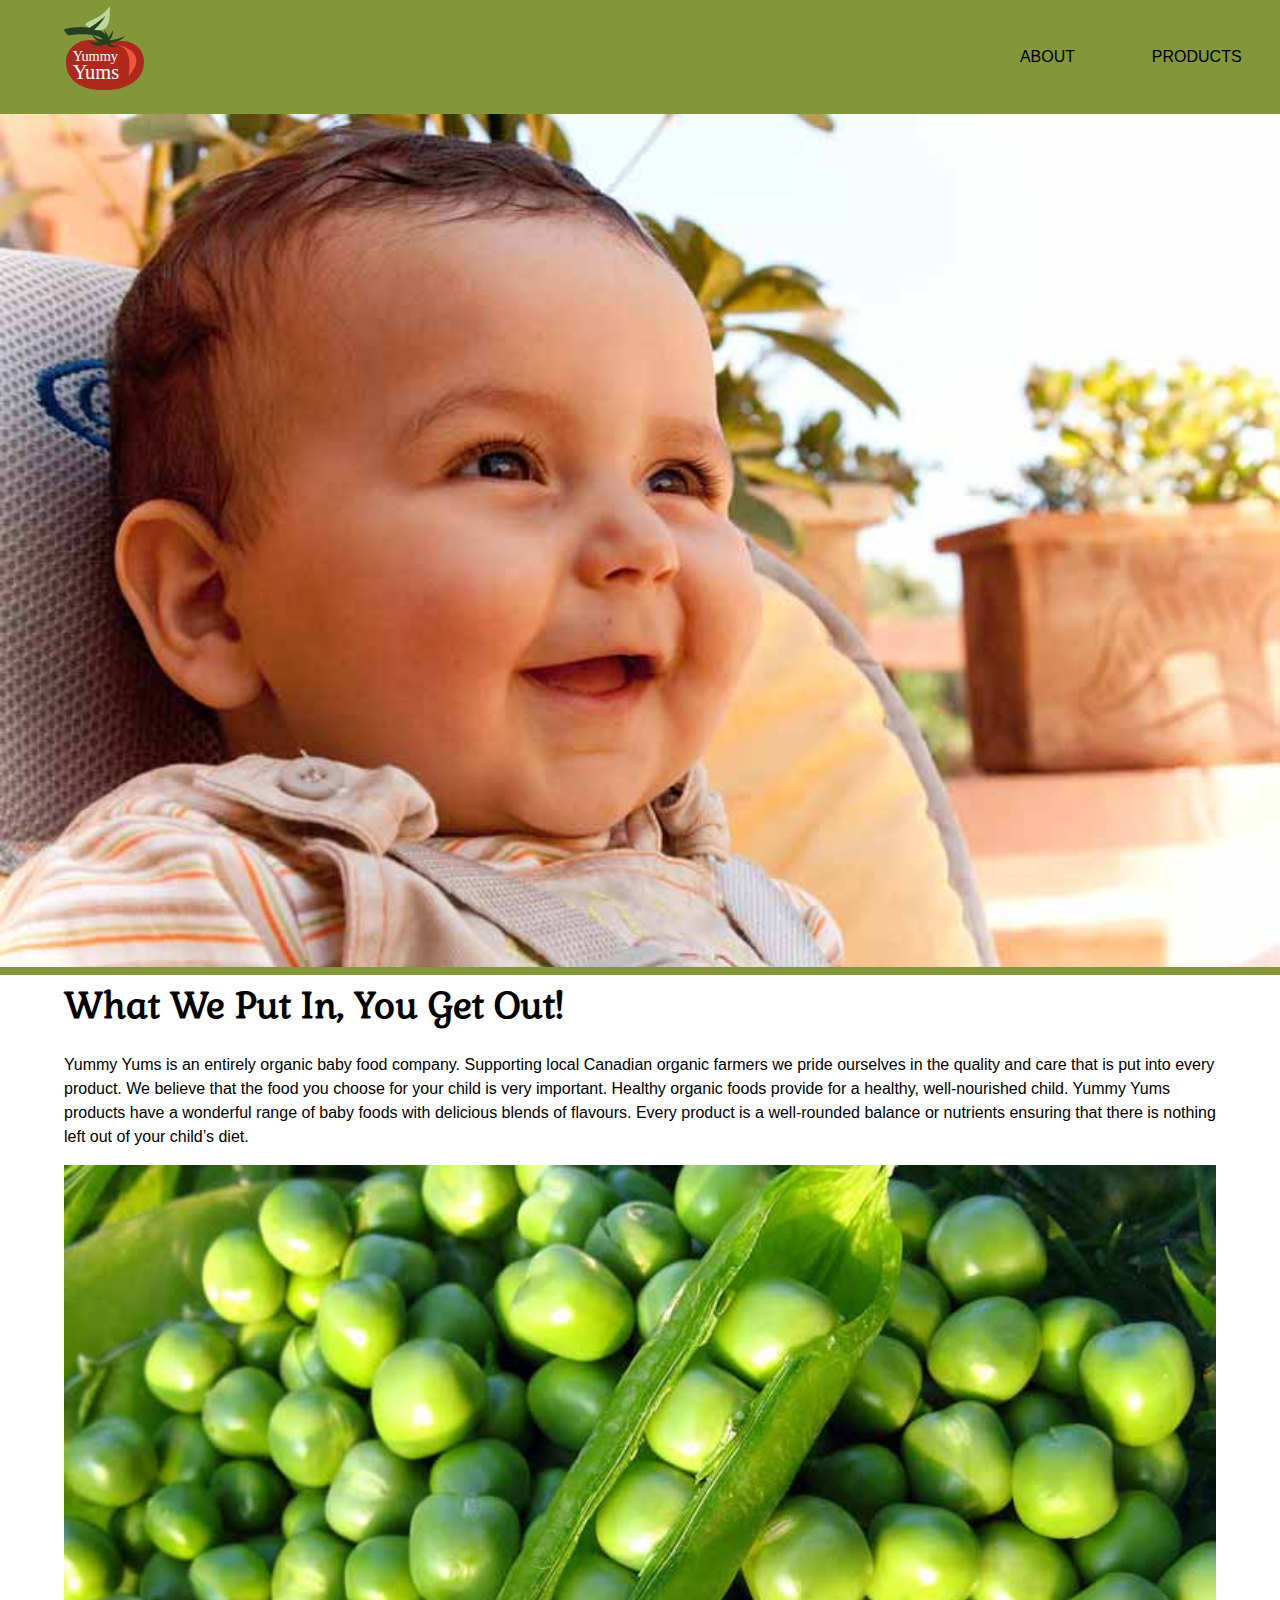
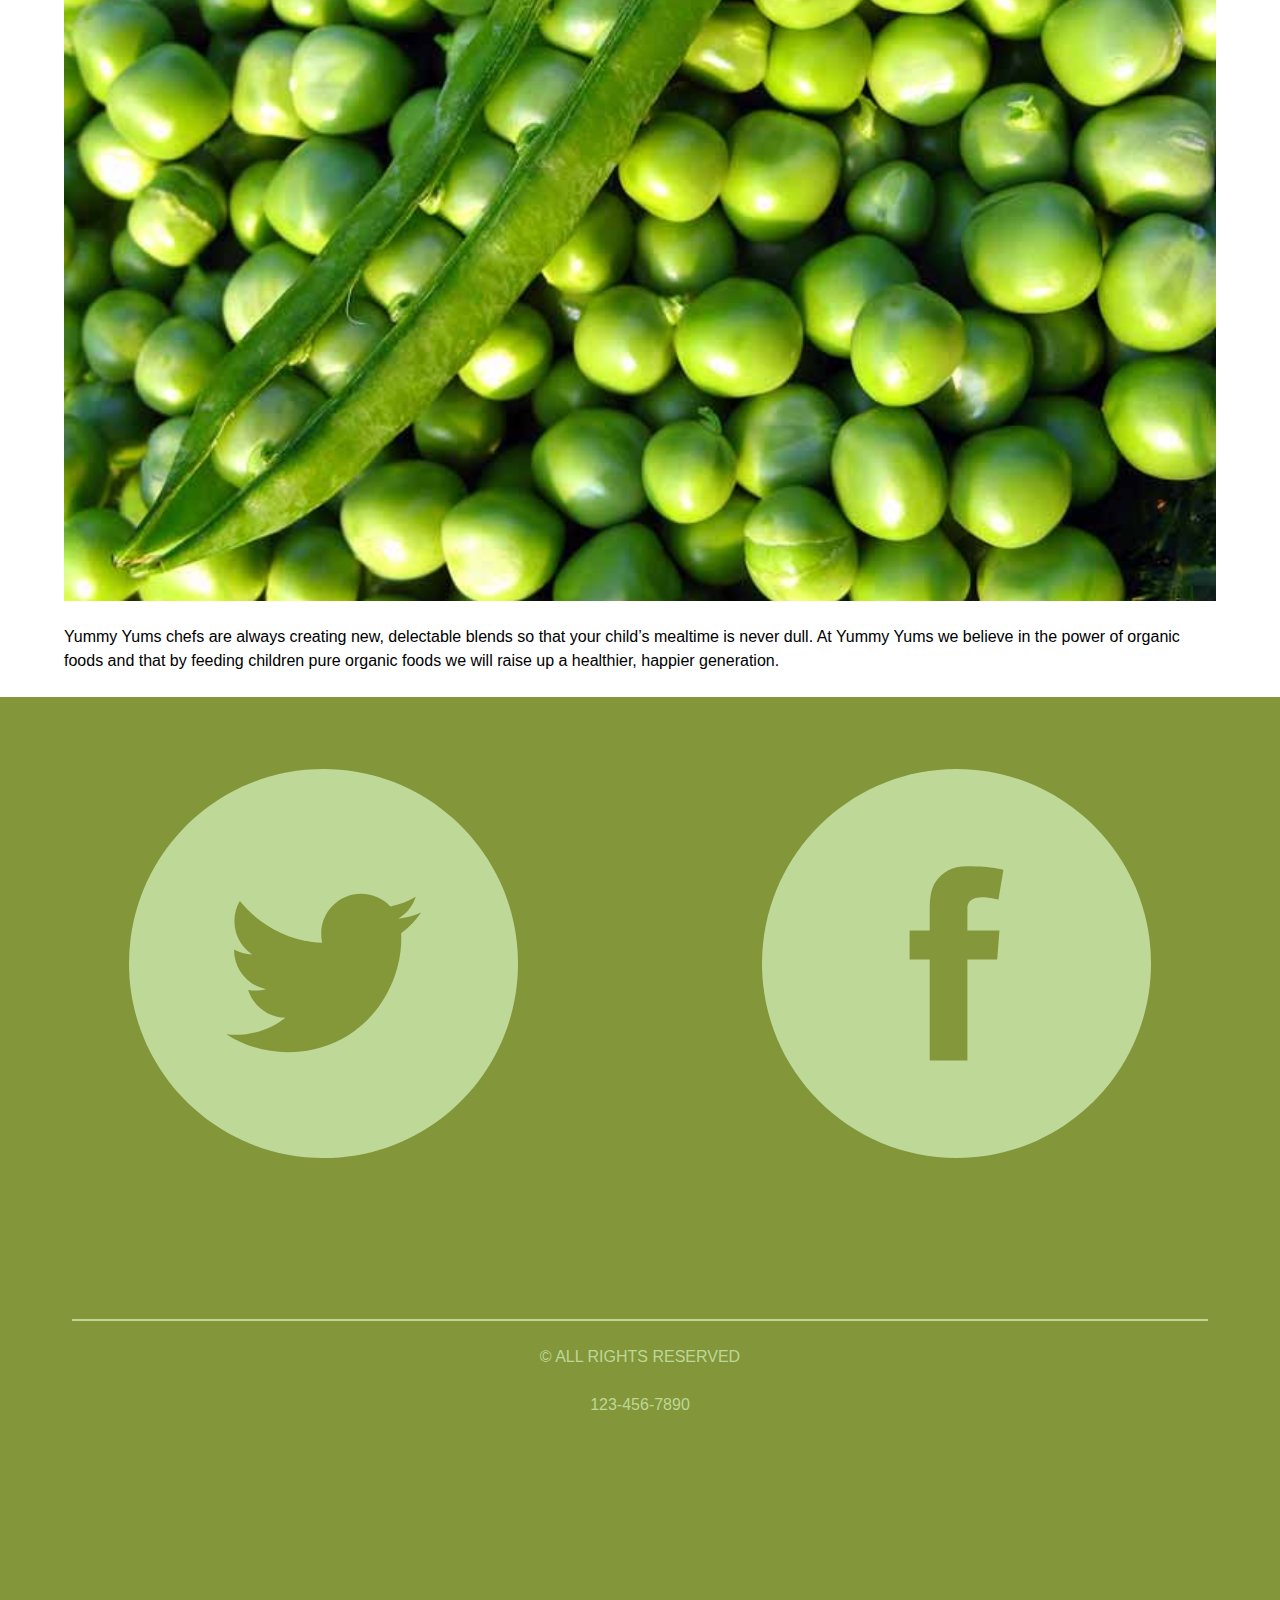
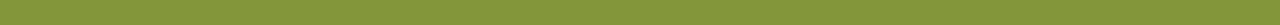
<file: index.html>
<!DOCTYPE html>
<html lang="en-ca">
<head>
	<meta charset="utf-8">
	<title>Yummy Yums Organic Baby Food</title>
	<meta name="viewport" content="width=device-width,initial-scale=1">
    <link href="css/general.css" rel="stylesheet">
    <link href='http://fonts.googleapis.com/css?family=Gabriela' rel='stylesheet' type='text/css'>
</head>
<body>
    
    <header>
        
        <a href="index.html">
            <img src="images/logo.svg" alt="Logo" class="logo">
        </a>
        
        <nav class="nav-top">
            <ul>
                <li><a href="products.html">Products</a></li>
                <li ><a href="about.html" >About</a></li>
            </ul>
        </nav>
        
    </header>
    
    <img src="images/baby.jpg" alt="baby">
    
    <div></div>
    
    
    <article>
        
        <h1>What We Put In, You Get Out!</h1>
        
        <p>Yummy Yums is an entirely organic baby food company.  Supporting local Canadian organic farmers we pride ourselves in the quality and care that is put into every product. We believe that the food you choose for your child is very important. Healthy organic foods provide for a healthy, well-nourished child. Yummy Yums products have a wonderful range of baby foods with delicious blends of flavours.  Every product is a well-rounded balance or nutrients ensuring that there is nothing left out of your child’s diet.</p>
    
        <figure>
                <img src="images/peas.jpg" alt="Peas">
        </figure>

        <p>Yummy Yums chefs are always creating new, delectable blends so that your child’s mealtime is never dull.  At Yummy Yums we believe in the power of organic foods and that by feeding children pure organic foods we will raise up a healthier, happier generation.</p>
    
    </article>
    
    <footer class="nav-bottom">

        <ul class="social">
            <li><a href="https://twitter.com" class="twitter"></a></li>
            <li><a href="https://www.facebook.com" class="facebook"></a></li> 
        </ul>
        
        <hr>
        <p>© All Rights Reserved</p>
        <p>123-456-7890</p>
    </footer>
    
</body>
</html>
</file>
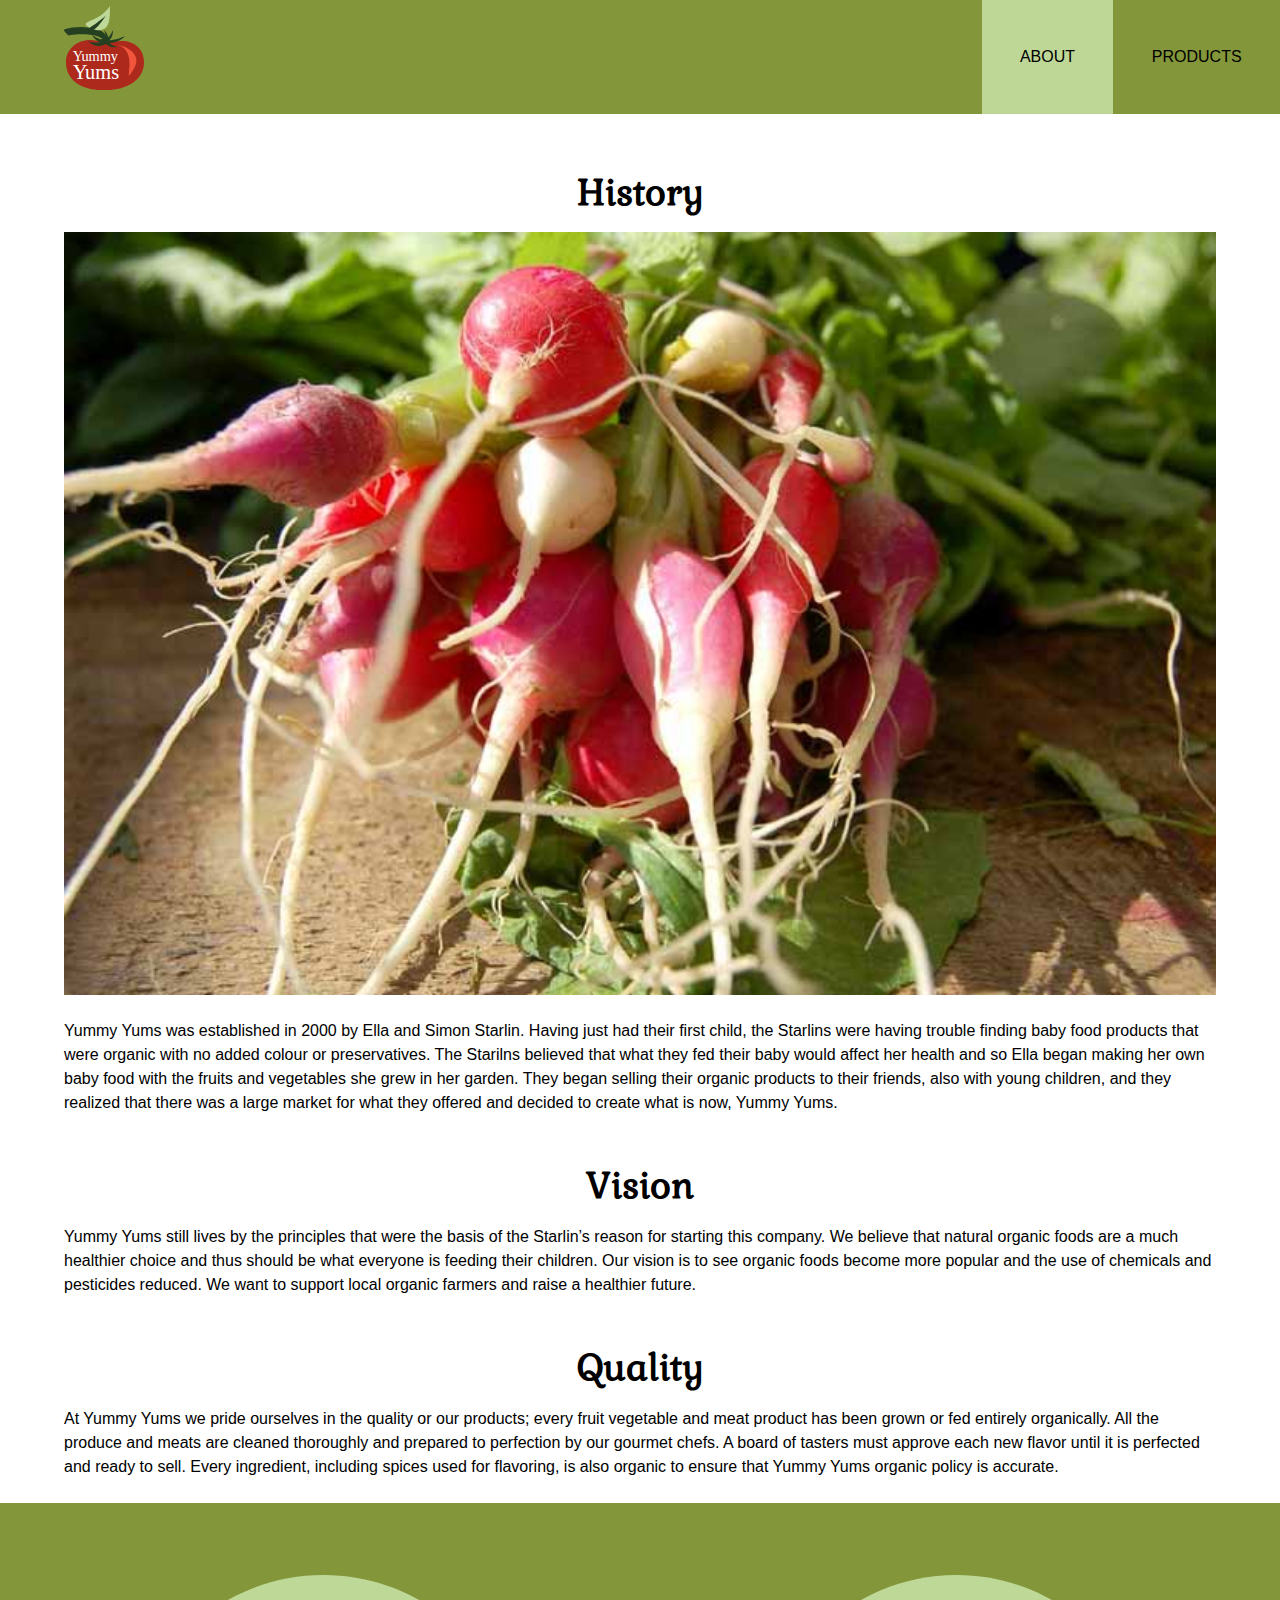
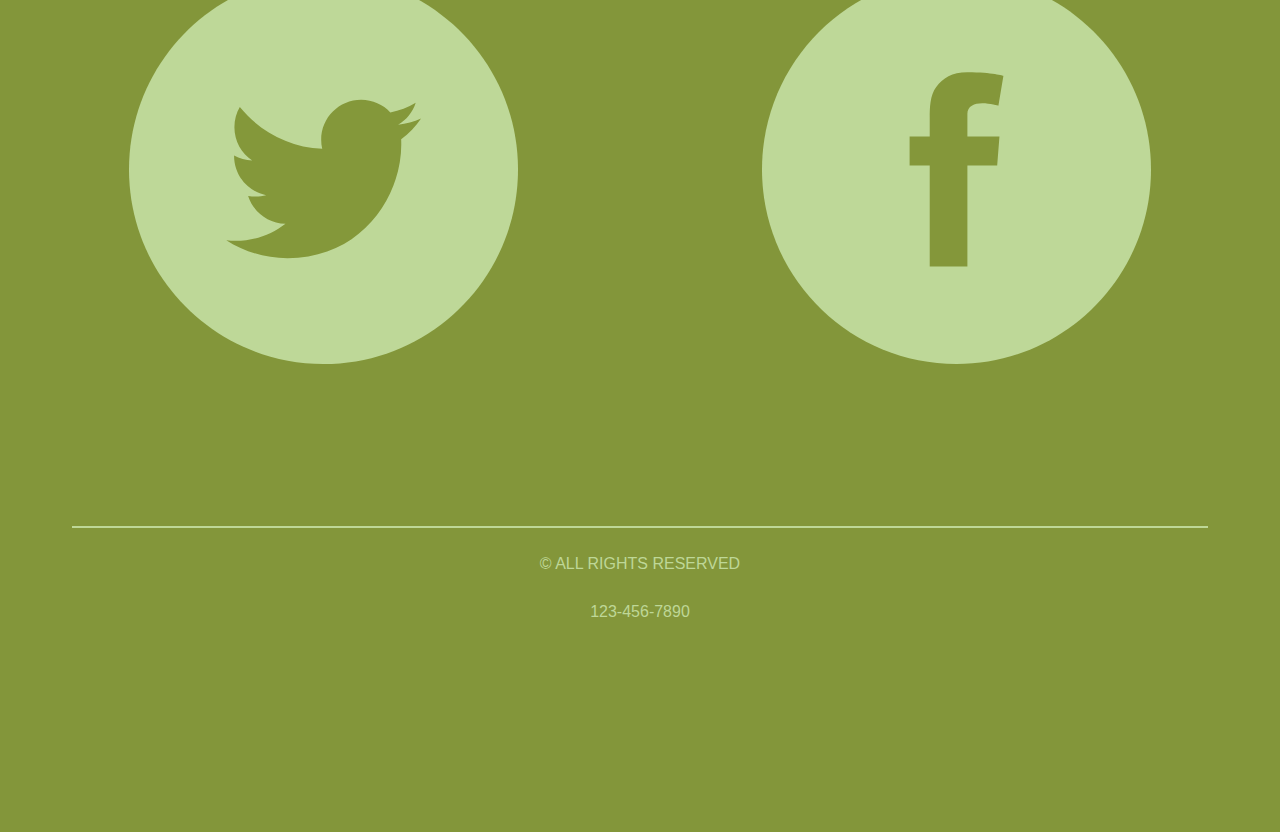
<file: about.html>
<!DOCTYPE html>
<html lang="en-ca">
<head>
	<meta charset="utf-8">
	<title>Yummy Yums Organic Baby Food</title>
	<meta name="viewport" content="width=device-width,initial-scale=1">
    <link href="css/general.css" rel="stylesheet">
    <link href='http://fonts.googleapis.com/css?family=Gabriela' rel='stylesheet' type='text/css'>
</head>
<body>
    
    <header>
        <a href="index.html">
            <img src="images/logo.svg" alt="Logo" class="logo">
        </a>
        
        <nav class="nav-top">
            <ul>
                <li><a href="products.html">Products</a></li>
                <li><a href="about.html" class="selected">About</a></li>
            </ul>
        </nav>
    </header>
    
    <article>
        <h2>History</h2>
        
        <figure>
                <img src="images/radishes.jpg" alt="radishes">
        </figure>
        
        <p>Yummy Yums was established in 2000 by Ella and Simon Starlin. Having just had their first child, the Starlins were having trouble finding baby food products that were organic with no added colour or preservatives.  The Starilns believed that what they fed their baby would affect her health and so Ella began making her own baby food with the fruits and vegetables she grew in her garden. They began selling their organic products to their friends, also with young children, and they realized that there was a large market for what they offered and decided to create what is now, Yummy Yums.</p>
    
        <h2>Vision</h2>

        <p>Yummy Yums still lives by the principles that were the basis of the Starlin’s reason for starting this company.  We believe that natural organic foods are a much healthier choice and thus should be what everyone is feeding their children. Our vision is to see organic foods become more popular and the use of chemicals and pesticides reduced. We want to support local organic farmers and raise a healthier future.</p>
    
        <h2>Quality</h2>

        <p>At Yummy Yums we pride ourselves in the quality or our products; every fruit vegetable and meat product has been grown or fed entirely organically. All the produce and meats are cleaned thoroughly and prepared to perfection by our gourmet chefs. A board of tasters must approve each new flavor until it is perfected and ready to sell. Every ingredient, including spices used for flavoring, is also organic to ensure that Yummy Yums organic policy is accurate.</p>
    </article>
    
    <footer class="nav-bottom">
        <ul class="social">
            <li><a href="https://twitter.com" class="twitter"></a></li>
            <li><a href="https://www.facebook.com" class="facebook"></a></li> 
        </ul>
        
        <hr>
        <p>© All Rights Reserved</p>
        <p>123-456-7890</p>
    </footer>
</body>
</html>
</file>
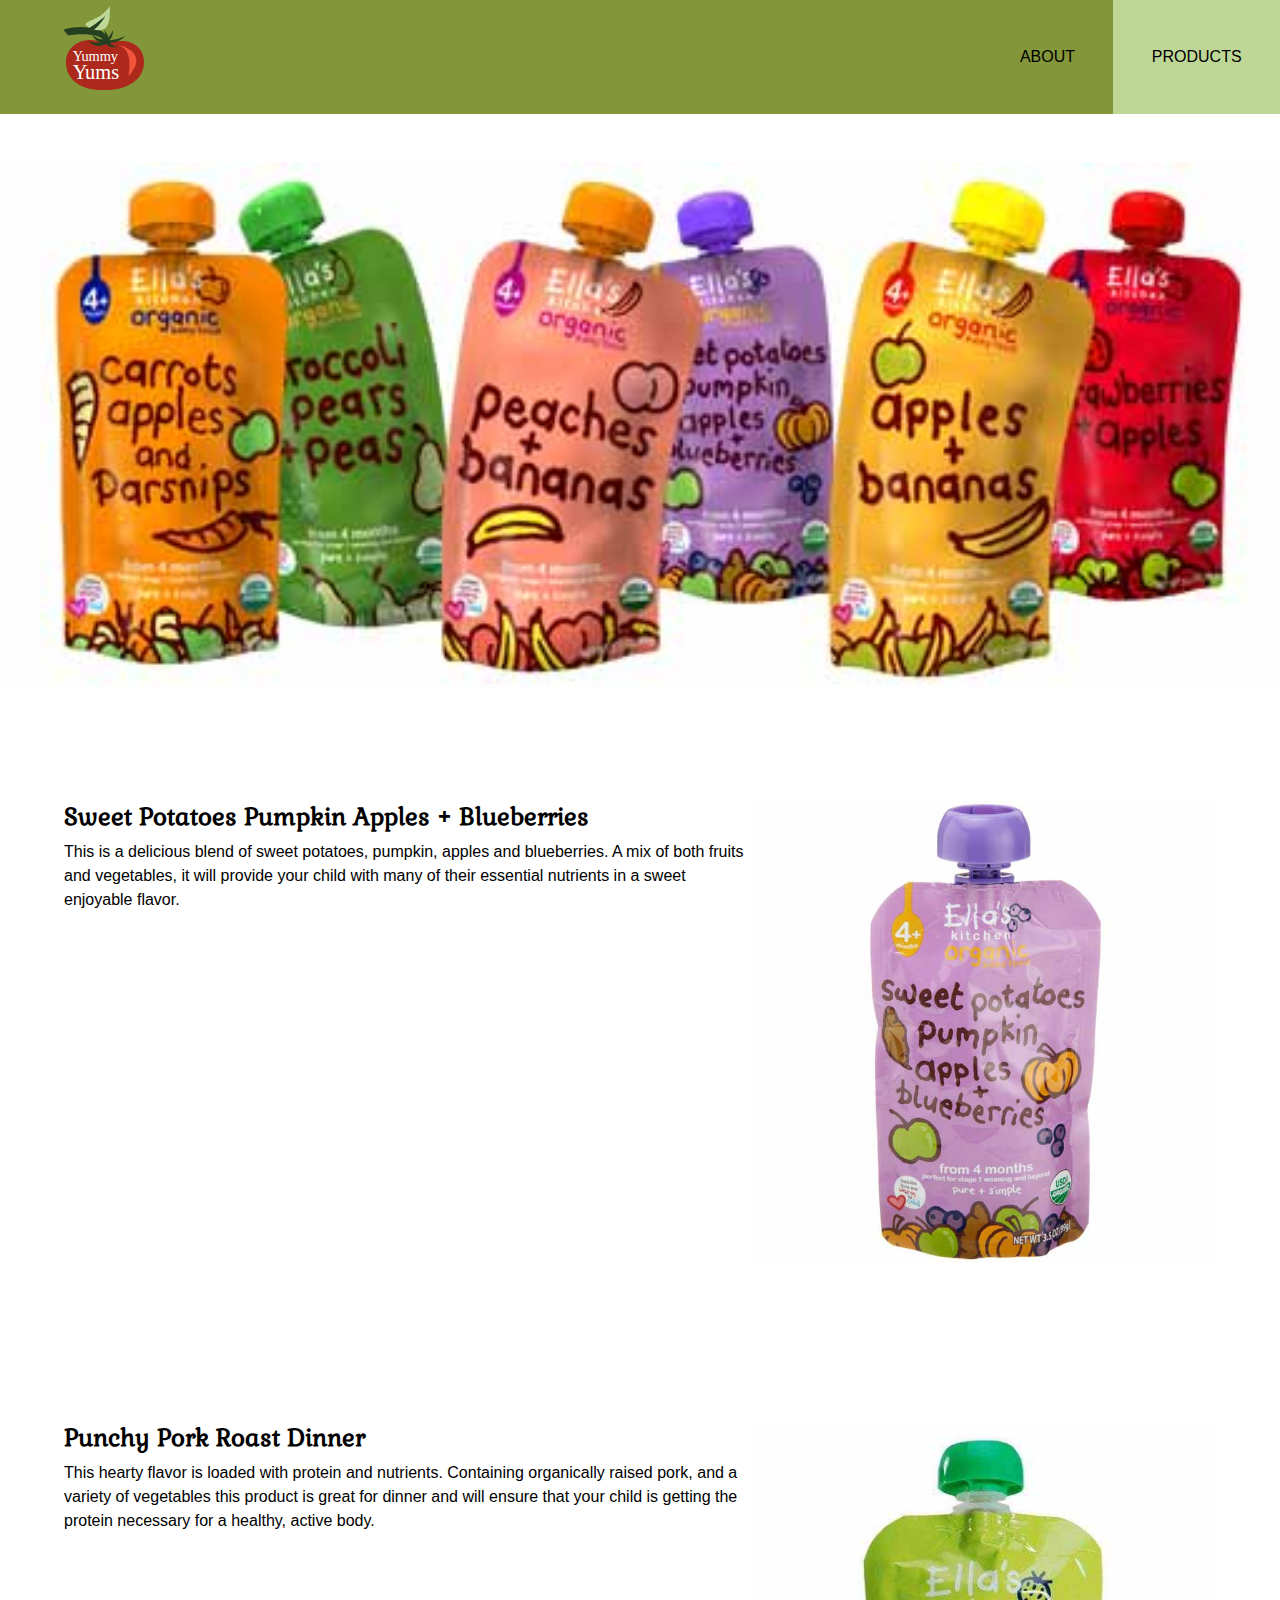
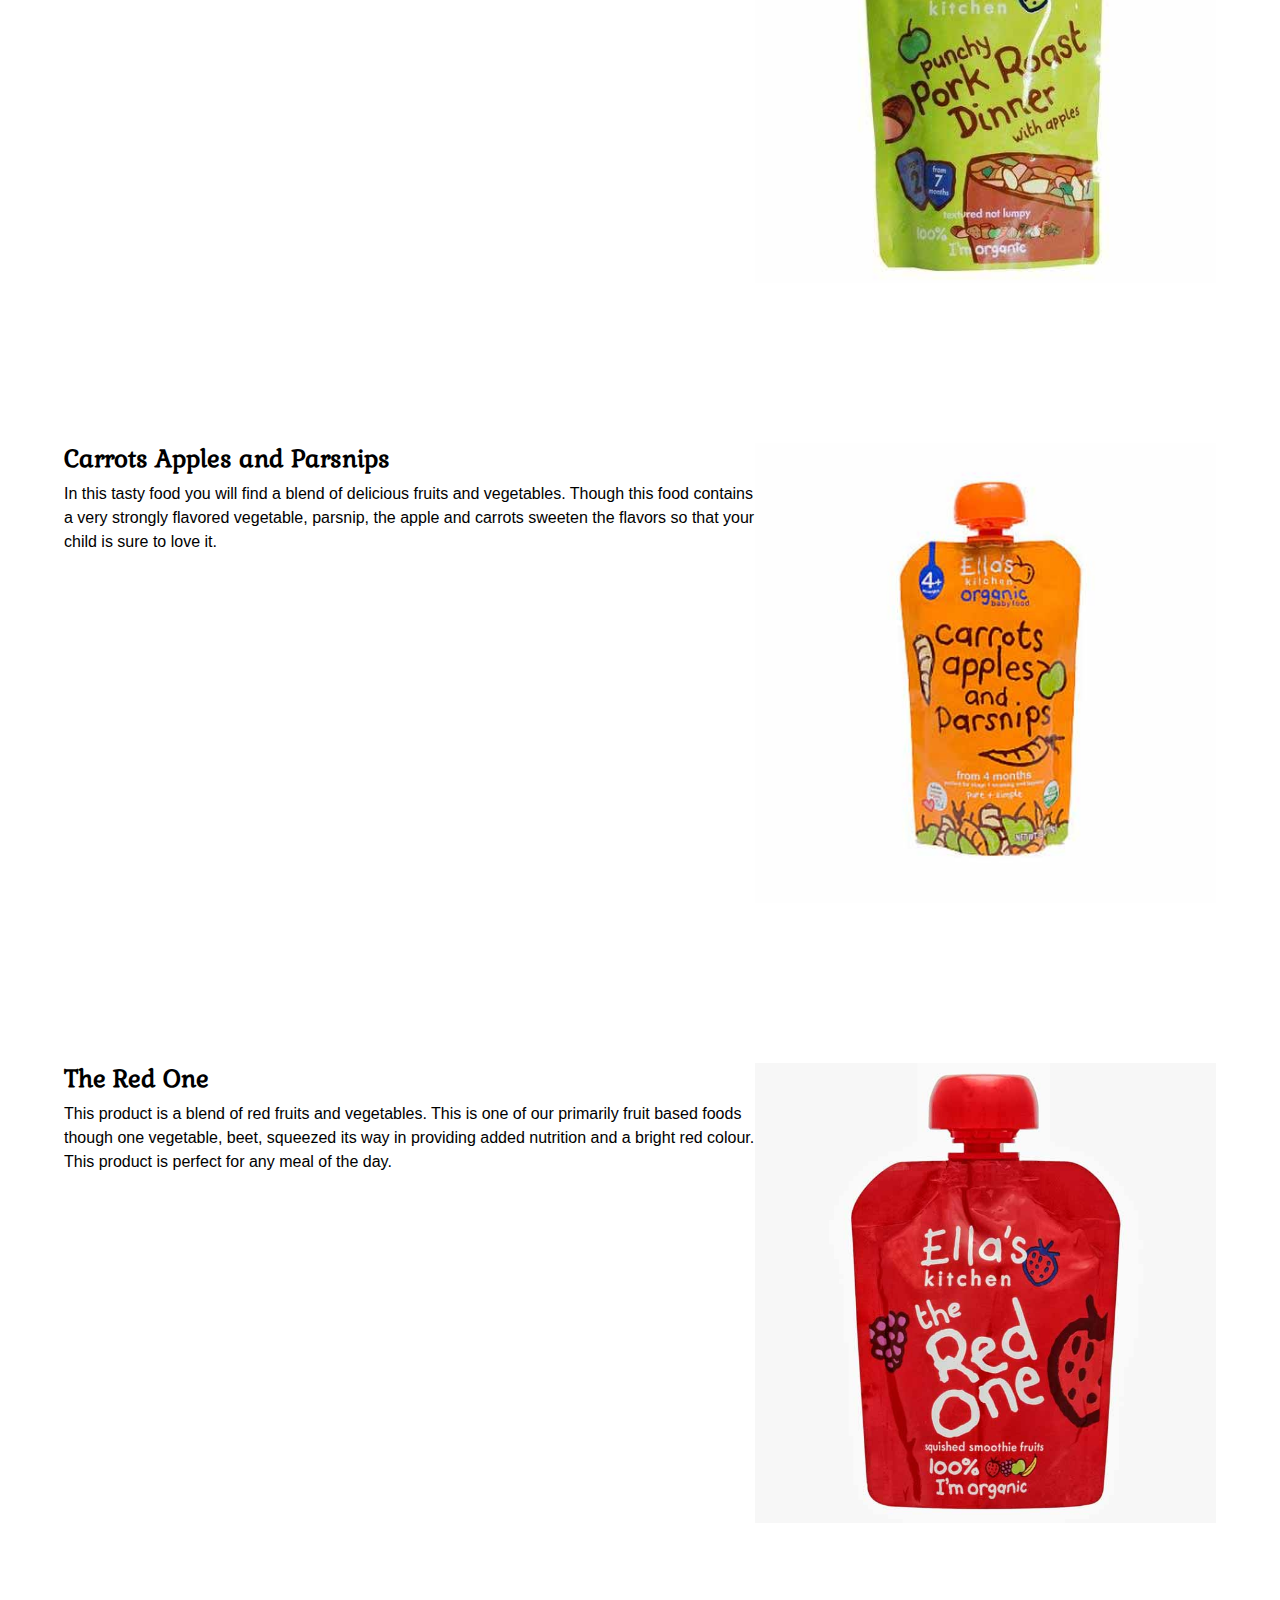
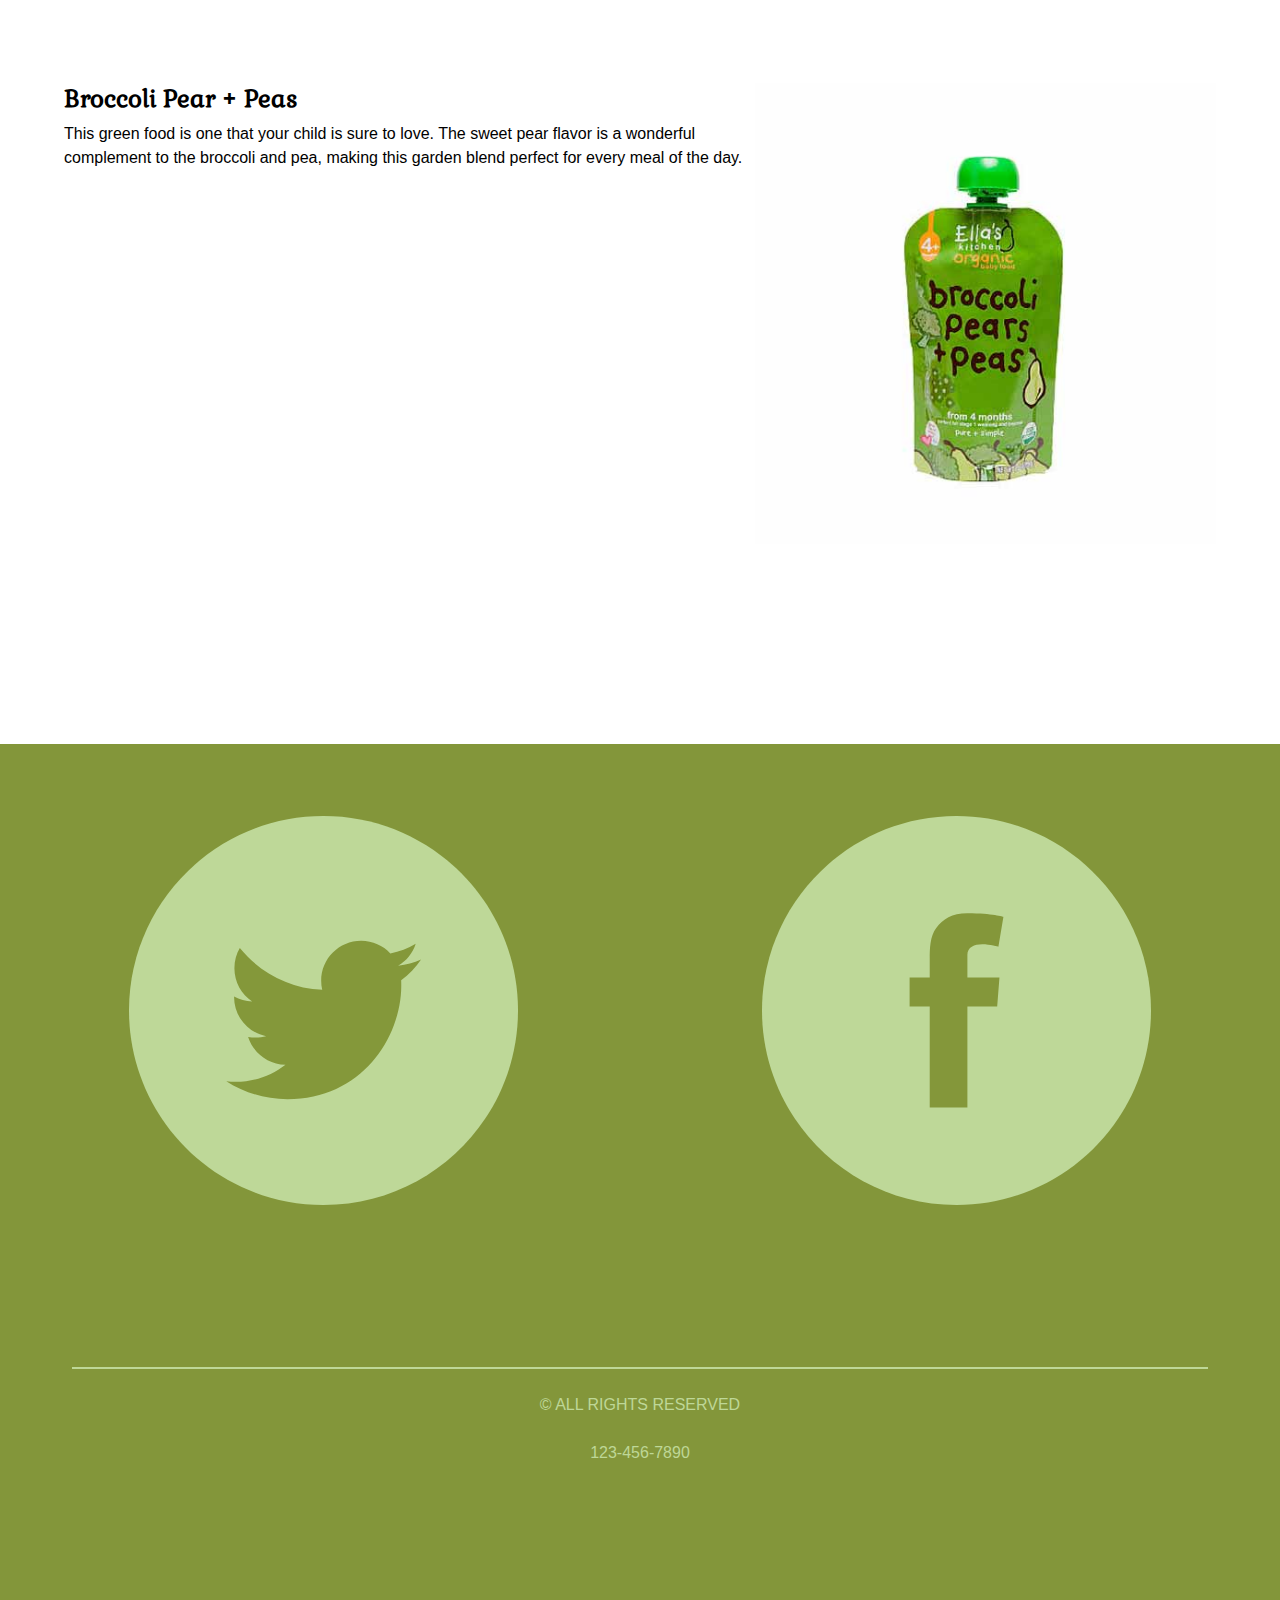
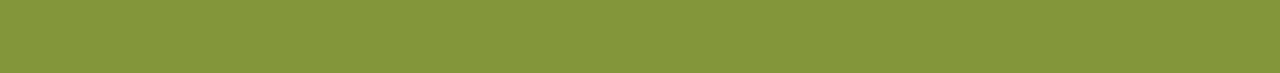
<file: products.html>
<!DOCTYPE html>
<html lang="en-ca">
<head>
	<meta charset="utf-8">
	<title>Yummy Yums Organic Baby Food</title>
	<meta name="viewport" content="width=device-width,initial-scale=1">
    <link href="css/general.css" rel="stylesheet">
    <link href='http://fonts.googleapis.com/css?family=Gabriela' rel='stylesheet' type='text/css'>
</head>
<body>
    
    <header>
        <a href="index.html">
            <img src="images/logo.svg" alt="Logo" class="logo">
        </a>
        
        <nav class="nav-top">
            <ul>
                <li><a href="products.html" class="selected">Products</a></li>
                <li><a href="about.html">About</a></li>
            </ul>
        </nav>
    </header>
    
    <figure class="productheader">
        <img src="images/productheader.jpg" alt="babyfood">
    </figure>
    
    <article class="products">
        <figure>
                <img src="images/product1.jpg" alt="product">
                <h3>Sweet Potatoes Pumpkin Apples + Blueberries</h3>
                <p>This is a delicious blend of sweet potatoes, pumpkin, apples and blueberries. A mix of both fruits and vegetables, it will provide your child with many of their essential nutrients in a sweet enjoyable flavor.</p>
        </figure>
    
        <figure>
                <img src="images/product2.jpg" alt="product">
                <h3>Punchy Pork Roast Dinner</h3>
                <p>This hearty flavor is loaded with protein and nutrients. Containing organically raised pork, and a variety of vegetables this product is great for dinner and will ensure that your child is getting the protein necessary for a healthy, active body.</p>
        </figure>
    
        <figure>
                <img src="images/product3.jpg" alt="product">
                <h3>Carrots Apples and Parsnips</h3>
                <p>In this tasty food you will find a blend of delicious fruits and vegetables. Though this food contains a very strongly flavored vegetable, parsnip, the apple and carrots sweeten the flavors so that your child is sure to love it.</p>
        </figure>
        
        
    
        <figure>
                <img src="images/product5.jpg" alt="product">
                <h3>The Red One</h3>
                <p>This product is a blend of red fruits and vegetables. This is one of our primarily fruit based foods though one vegetable, beet, squeezed its way in providing added nutrition and a bright red colour. This product is perfect for any meal of the day.</p>
        </figure>
        
        
    
        <figure>
                <img src="images/product4.jpg" alt="product">
                <h3>Broccoli Pear + Peas</h3>
                <p>This green food is one that your child is sure to love. The sweet pear flavor is a wonderful complement to the broccoli and pea, making this garden blend perfect for every meal of the day.</p>
        </figure>
    </article>
    
    <footer class="nav-bottom">
        <ul class="social">
            <li><a href="https://twitter.com" class="twitter"></a></li>
            <li><a href="https://www.facebook.com" class="facebook"></a></li> 
        </ul>
        
        <hr>
        <p>© All Rights Reserved</p>
        <p>123-456-7890</p>
    </footer>
</body>
</html>
</file>
<file: css/general.css>
@charset "utf-8";

@-moz-viewport { width: device-width; scale: 1; }
@-ms-viewport { width: device-width; scale: 1; }
@-o-viewport { width: device-width; scale: 1; }
@-webkit-viewport { width: device-width; scale: 1; }
@viewport { width: device-width; scale: 1; }

* {
	-moz-box-sizing: border-box;
	-webkit-box-sizing: border-box;
	box-sizing: border-box;
}

html {
	-moz-text-size-adjust: 100%;
	-ms-text-size-adjust: 100%;
	-webkit-text-size-adjust: 100%;
	text-size-adjust: 100%;
    font-size: 100%;
}

img {
	width: 100%;
    display: block;
}

body {
    Margin: 0;
    padding: 0;
}

header { 
    background-color: #83963A;
    overflow: hidden;
}

.logo {
    width: 5rem;
    height: auto;
    float: left;
    margin: 0.35rem 5%;
}

.nav-top ul {
    margin: 0;
    padding: 0;
    text-align: center;
    font-family: 'Raleway', sans-serif;
}

.nav-top li {
    display: inline;
    padding: 0;
    margin: 0;
}

.nav-top a,
.nav-top a:link,
.nav-top a:visited {
    display: inline-block;
    margin: 0;
    padding: 3rem 3%;
    color: black;
    text-decoration: none;
    font-size: 1rem;
    float: right;
    text-transform:uppercase;
}

.selected {
    background-color: #BED797;
}

div, #rectangle {
	width: 100%;
	height: .5rem;
	background: #83963A;
}

article {
    margin: 0;
    padding: .5rem 5%;
}

h1 {
    margin: 0 0 1.5rem;
    padding: 0;
    font-size: 2.250rem;
    font-family: 'Gabriela', serif;
}

h2 {
    font-size: 2.250rem;
    font-family: 'Gabriela', serif;
    text-align: center;
    margin-top: 3rem;
    margin-bottom: 1rem;
}

h3 {
    font-size: 1.5rem;
    font-family: 'Gabriela', serif;
}

figure {
    margin: 0 auto 1.5rem;
    width: 100%;
}

.products {
    overflow: hidden;
}

.products figure {
    clear: both;
}

.products h3 {
    float: left;
    width: 60%;
    margin: 0 0 .5rem;
    padding: 0;
}

.products p {
    float: left;
    width: 60%;
    margin: 0 0 2rem;
    padding: 0;
}

.products img {
    width: 40%;
    float: right;
    padding-bottom: 10rem;
    position: relative;
    top: 0;
    right: 0;
}

.productheader {
    padding-bottom: 5rem;
    padding-top: 3rem;
}

.products {
    font-family: 'Raleway', sans-serif;
    font-size: 1rem;
    margin-bottom: 2rem;
    overflow: hidden;
}

p {
    font-family: 'Raleway', sans-serif;
    font-size: 1rem;
    line-height: 1.5rem;
}

footer {
    margin: 0;
    padding: 1.5rem 5% 12rem;
    background-color: #83963A;
}

.nav-bottom,
.nav-bottom :link,
.nav-bottom :visited {
    color: #BED797;
    text-decoration: none;
    line-height: 1.5rem;
}

.social {
    margin: 0;
    padding: 0;
    overflow: hidden;
    list-style: none;
}

.social li {
    float: left;
    width: 45%;
    margin: 0 10% 1.5rem 0;
    padding: 0;
}

.social a {
    display: block;
    background-size: 75%;
    background-position: center top;
    background-repeat: no-repeat;
    margin: 3rem 0 0 0;
    padding: 100% 0 0;
}

.social li:nth-child(2){
    margin: 0;
    float:right;
}

.twitter {
    background-image:url(../images/twitter.svg);
}

.facebook {
    background-image:url(../images/facebook.svg);
}

hr {
    margin: .5rem;
    border: solid #BED797 1.5px;
    clear:both;
}

footer p {
    text-align: center;
    text-transform: uppercase;
    margin-top: 1.5rem;
}
</file>
